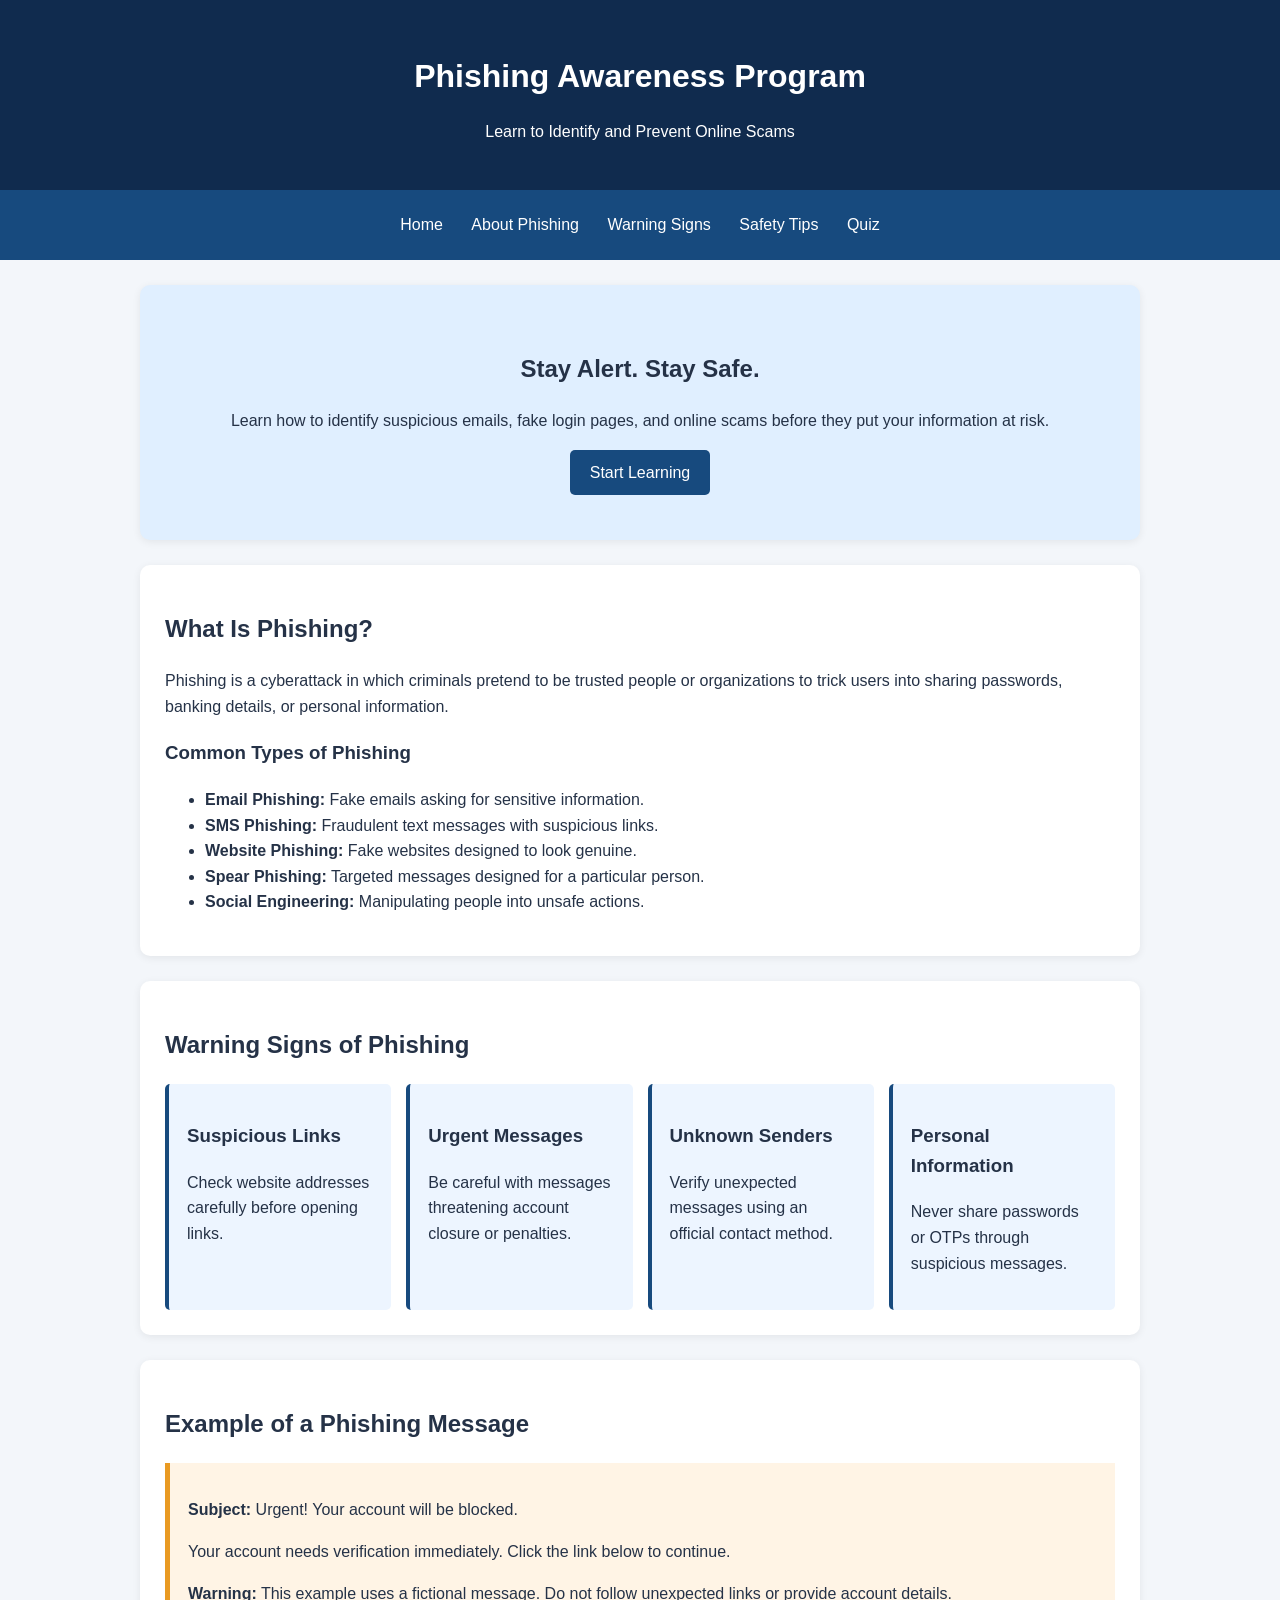
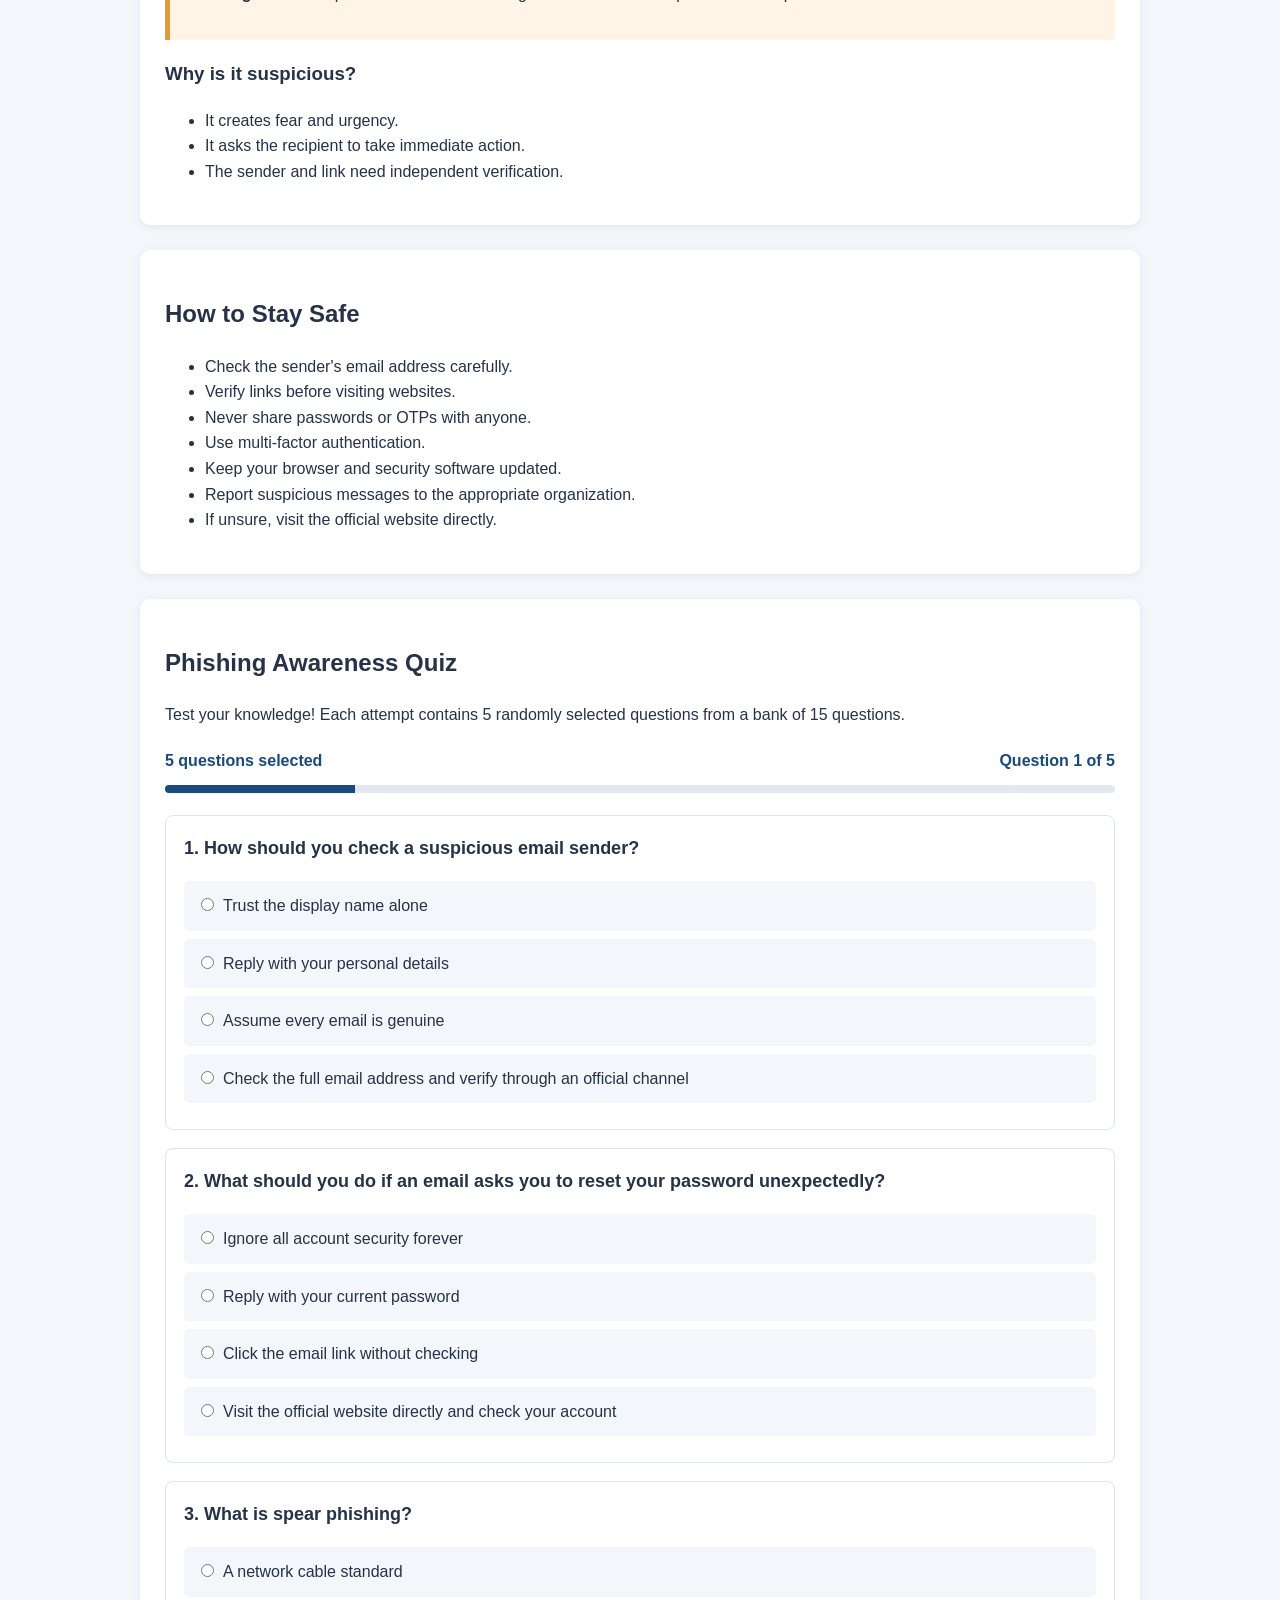
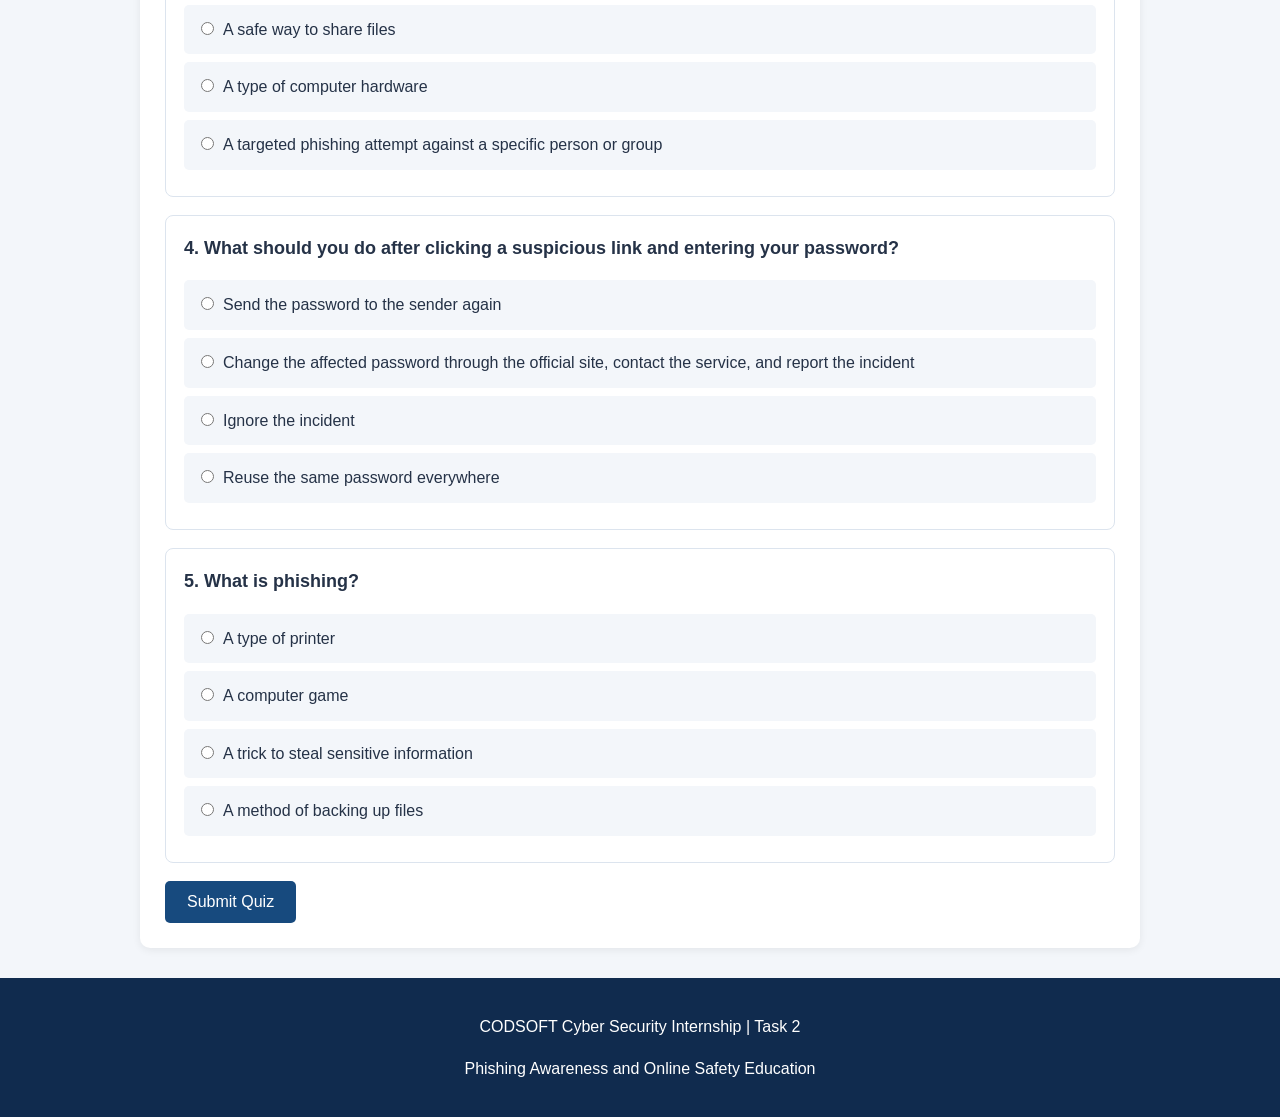
<file: Task2_Phishing_Awareness/index.html>
<!DOCTYPE html>
<html lang="en">
<head>
    <meta charset="UTF-8">
    <meta name="viewport" content="width=device-width, initial-scale=1.0">
    <title>Phishing Awareness Program</title>
    <link rel="stylesheet" href="style.css">
    <script src="script.js" defer></script>
</head>
<body>

<header>
    <h1>Phishing Awareness Program</h1>
    <p>Learn to Identify and Prevent Online Scams</p>
</header>

<nav>
    <a href="#home">Home</a>
    <a href="#phishing">About Phishing</a>
    <a href="#signs">Warning Signs</a>
    <a href="#safety">Safety Tips</a>
    <a href="#quiz">Quiz</a>
</nav>

<section id="home" class="hero">
    <h2>Stay Alert. Stay Safe.</h2>
    <p>
        Learn how to identify suspicious emails, fake login pages,
        and online scams before they put your information at risk.
    </p>
    <a class="button" href="#phishing">Start Learning</a>
</section>

<section id="phishing">
    <h2>What Is Phishing?</h2>
    <p>
        Phishing is a cyberattack in which criminals pretend to be
        trusted people or organizations to trick users into sharing
        passwords, banking details, or personal information.
    </p>

    <h3>Common Types of Phishing</h3>
    <ul>
        <li><b>Email Phishing:</b> Fake emails asking for sensitive information.</li>
        <li><b>SMS Phishing:</b> Fraudulent text messages with suspicious links.</li>
        <li><b>Website Phishing:</b> Fake websites designed to look genuine.</li>
        <li><b>Spear Phishing:</b> Targeted messages designed for a particular person.</li>
        <li><b>Social Engineering:</b> Manipulating people into unsafe actions.</li>
    </ul>
</section>

<section id="signs">
    <h2>Warning Signs of Phishing</h2>

    <div class="cards">
        <div class="card">
            <h3>Suspicious Links</h3>
            <p>Check website addresses carefully before opening links.</p>
        </div>

        <div class="card">
            <h3>Urgent Messages</h3>
            <p>Be careful with messages threatening account closure or penalties.</p>
        </div>

        <div class="card">
            <h3>Unknown Senders</h3>
            <p>Verify unexpected messages using an official contact method.</p>
        </div>

        <div class="card">
            <h3>Personal Information</h3>
            <p>Never share passwords or OTPs through suspicious messages.</p>
        </div>
    </div>
</section>

<section>
    <h2>Example of a Phishing Message</h2>

    <div class="example">
        <p><b>Subject:</b> Urgent! Your account will be blocked.</p>
        <p>
            Your account needs verification immediately.
            Click the link below to continue.
        </p>
        <p>
            <b>Warning:</b> This example uses a fictional message.
            Do not follow unexpected links or provide account details.
        </p>
    </div>

    <h3>Why is it suspicious?</h3>
    <ul>
        <li>It creates fear and urgency.</li>
        <li>It asks the recipient to take immediate action.</li>
        <li>The sender and link need independent verification.</li>
    </ul>
</section>

<section id="safety">
    <h2>How to Stay Safe</h2>
    <ul>
        <li>Check the sender's email address carefully.</li>
        <li>Verify links before visiting websites.</li>
        <li>Never share passwords or OTPs with anyone.</li>
        <li>Use multi-factor authentication.</li>
        <li>Keep your browser and security software updated.</li>
        <li>Report suspicious messages to the appropriate organization.</li>
        <li>If unsure, visit the official website directly.</li>
    </ul>
</section>

<section id="quiz">
    <h2>Phishing Awareness Quiz</h2>
    <p>
        Test your knowledge! Each attempt contains 5 randomly selected
        questions from a bank of 15 questions.
    </p>

    <div class="quiz-info">
        <span id="questionCounter">Loading questions...</span>
        <span id="progressText">Question 1 of 5</span>
    </div>

    <div class="progress-track">
        <div id="progressBar" class="progress-bar"></div>
    </div>

    <form id="quizForm">
        <div id="questionsContainer"></div>

        <p id="quizMessage" class="quiz-message"
           role="status" aria-live="polite"></p>

        <div class="quiz-actions">
            <button type="submit" id="submitButton">
                Submit Quiz
            </button>

            <button type="button" id="tryAgainButton" hidden>
                Try Again
            </button>
        </div>
    </form>

    <div id="result" aria-live="polite" hidden></div>
</section>

<footer>
    <p>CODSOFT Cyber Security Internship | Task 2</p>
    <p>Phishing Awareness and Online Safety Education</p>
</footer>

</body>
</html>
</file>
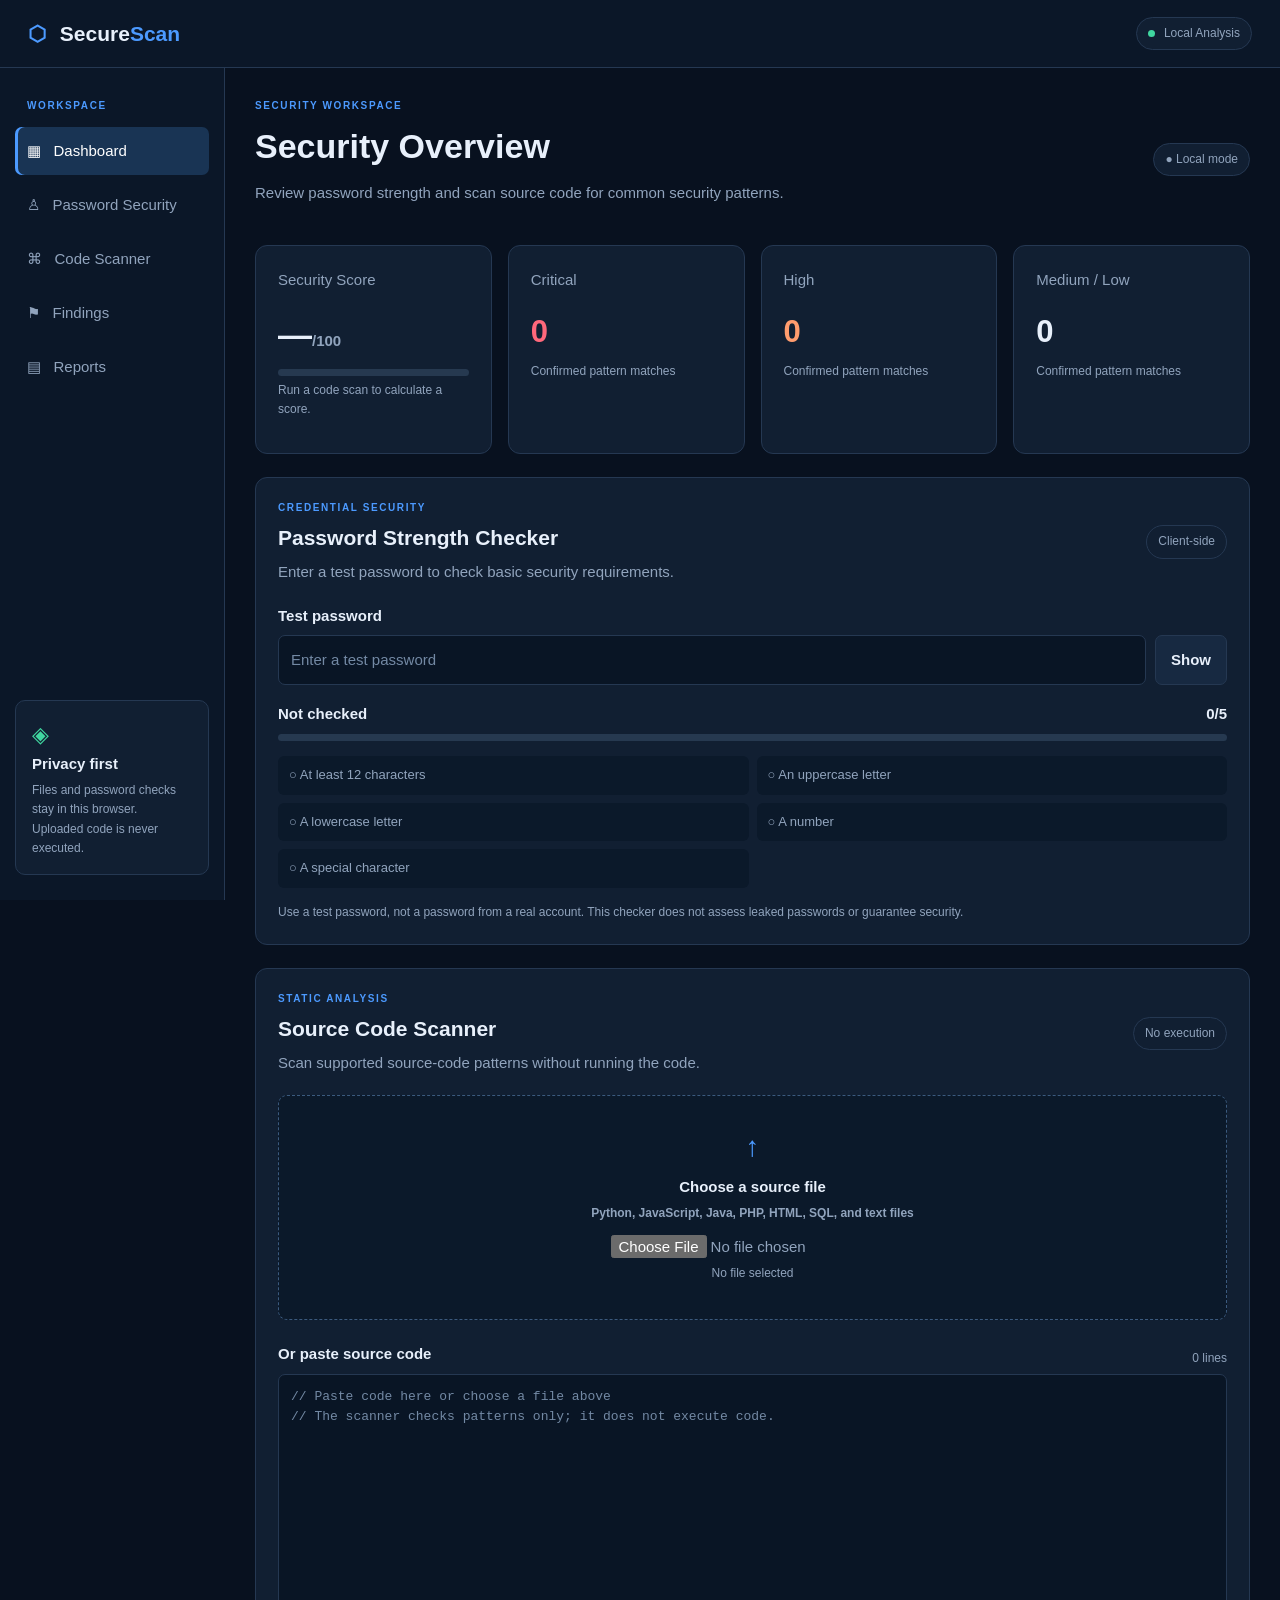
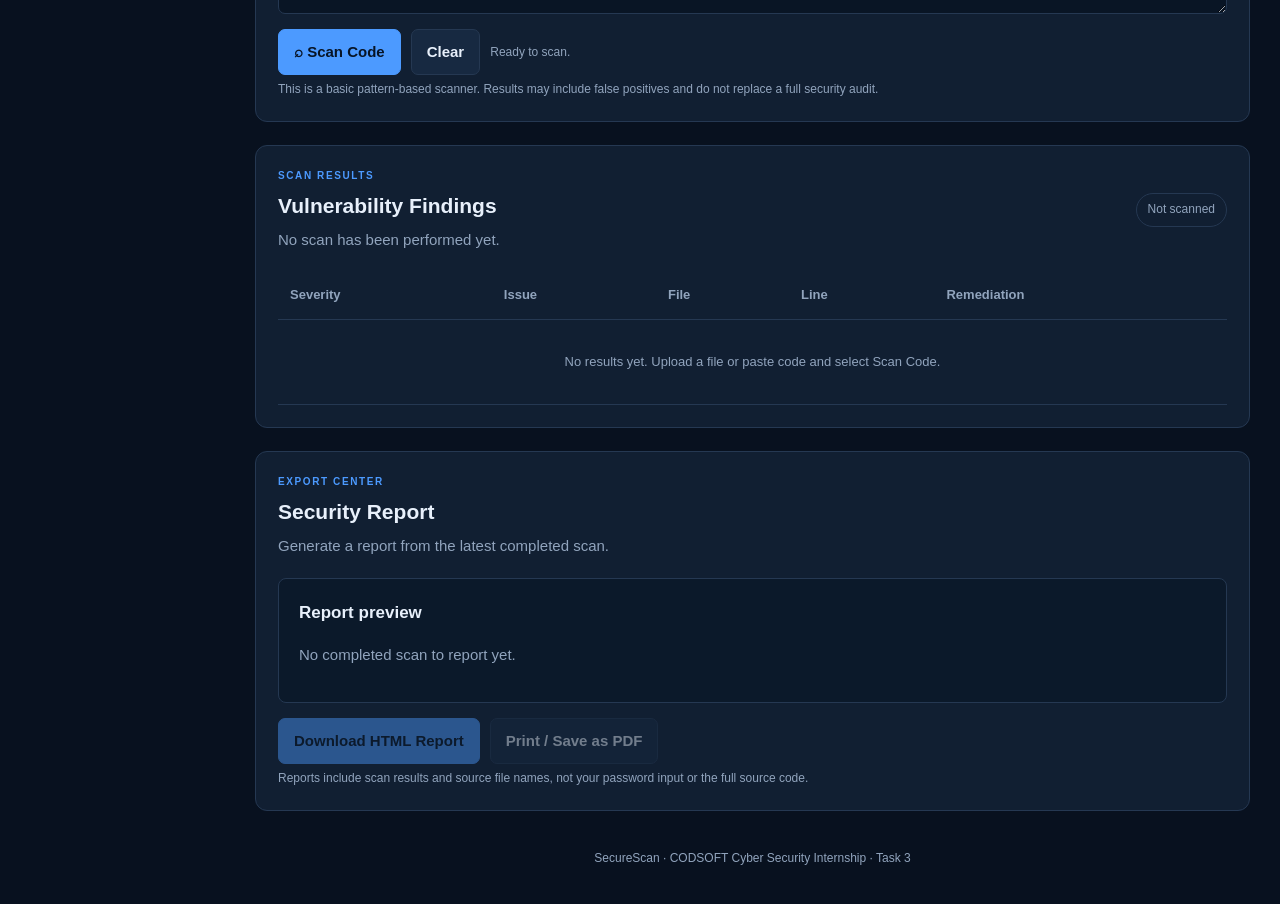
<file: Task3_Password_Strength_Checker/index.html>
<!DOCTYPE html>
<html lang="en">
<head>
    <meta charset="UTF-8">
    <meta name="viewport" content="width=device-width, initial-scale=1.0">
    <meta name="referrer" content="no-referrer">
    <title>Secure Code Assessment</title>
    <link rel="stylesheet" href="style.css">
    <script src="script.js" defer></script>
</head>
<body>
<header class="topbar">
    <a class="brand" href="#">
        <span class="brand-icon">⬡</span>
        Secure<span>Scan</span>
    </a>
    <div class="top-status"><span class="dot"></span> Local Analysis</div>
</header>

<div class="layout">
    <aside class="sidebar">
        <p class="side-label">WORKSPACE</p>
        <a class="nav-link active" href="#dashboard">▦ &nbsp; Dashboard</a>
        <a class="nav-link" href="#password">♙ &nbsp; Password Security</a>
        <a class="nav-link" href="#scanner">⌘ &nbsp; Code Scanner</a>
        <a class="nav-link" href="#findings">⚑ &nbsp; Findings</a>
        <a class="nav-link" href="#report">▤ &nbsp; Reports</a>

        <div class="privacy-note">
            <span>◈</span>
            <strong>Privacy first</strong>
            <p>Files and password checks stay in this browser. Uploaded code is never executed.</p>
        </div>
    </aside>

    <main id="dashboard">
        <div class="page-heading">
            <div>
                <p class="eyebrow">SECURITY WORKSPACE</p>
                <h1>Security Overview</h1>
                <p class="muted">Review password strength and scan source code for common security patterns.</p>
            </div>
            <span class="local-badge">● Local mode</span>
        </div>

        <section class="stats-grid">
            <article class="stat-card score-card">
                <p>Security Score</p>
                <div class="score-number" id="securityScore">—<small>/100</small></div>
                <div class="score-track"><div id="scoreBar"></div></div>
                <p class="muted small" id="scoreNote">Run a code scan to calculate a score.</p>
            </article>
            <article class="stat-card">
                <p>Critical</p>
                <div class="stat-number critical" id="criticalCount">0</div>
                <p class="muted small">Confirmed pattern matches</p>
            </article>
            <article class="stat-card">
                <p>High</p>
                <div class="stat-number high" id="highCount">0</div>
                <p class="muted small">Confirmed pattern matches</p>
            </article>
            <article class="stat-card">
                <p>Medium / Low</p>
                <div class="stat-number" id="otherCount">0</div>
                <p class="muted small">Confirmed pattern matches</p>
            </article>
        </section>

        <section class="panel" id="password">
            <div class="section-heading">
                <div>
                    <p class="eyebrow">CREDENTIAL SECURITY</p>
                    <h2>Password Strength Checker</h2>
                    <p class="muted">Enter a test password to check basic security requirements.</p>
                </div>
                <span class="pill">Client-side</span>
            </div>

            <label for="passwordInput">Test password</label>
            <div class="password-wrap">
                <input id="passwordInput" type="password"
                    placeholder="Enter a test password"
                    autocomplete="new-password"
                    spellcheck="false">
                <button type="button" id="togglePassword" class="secondary-btn">Show</button>
            </div>

            <div class="strength-row">
                <span id="strengthLabel">Not checked</span>
                <span id="strengthScore">0/5</span>
            </div>
            <div class="strength-track"><div id="strengthBar"></div></div>

            <ul class="requirements" id="requirements">
                <li data-rule="length">○ At least 12 characters</li>
                <li data-rule="upper">○ An uppercase letter</li>
                <li data-rule="lower">○ A lowercase letter</li>
                <li data-rule="number">○ A number</li>
                <li data-rule="symbol">○ A special character</li>
            </ul>
            <p class="notice">Use a test password, not a password from a real account. This checker does not assess leaked passwords or guarantee security.</p>
        </section>

        <section class="panel" id="scanner">
            <div class="section-heading">
                <div>
                    <p class="eyebrow">STATIC ANALYSIS</p>
                    <h2>Source Code Scanner</h2>
                    <p class="muted">Scan supported source-code patterns without running the code.</p>
                </div>
                <span class="pill">No execution</span>
            </div>

            <div class="upload-box">
                <label for="fileInput" class="upload-label">
                    <span class="upload-icon">↑</span>
                    <strong>Choose a source file</strong>
                    <span class="muted small">Python, JavaScript, Java, PHP, HTML, SQL, and text files</span>
                </label>
                <input id="fileInput" type="file"
                    accept=".py,.js,.jsx,.ts,.tsx,.java,.php,.html,.htm,.sql,.txt,.c,.cpp,.cs,.go,.rb,.xml,.sh">
                <p id="fileName" class="muted small">No file selected</p>
            </div>

            <div class="editor-heading">
                <label for="codeEditor">Or paste source code</label>
                <span id="lineCount" class="muted small">0 lines</span>
            </div>
            <textarea id="codeEditor" spellcheck="false"
                placeholder="// Paste code here or choose a file above&#10;// The scanner checks patterns only; it does not execute code."></textarea>

            <div class="scan-actions">
                <button id="scanButton" class="primary-btn" type="button">⌕ Scan Code</button>
                <button id="clearButton" class="secondary-btn" type="button">Clear</button>
                <span id="scanStatus" class="muted small" role="status" aria-live="polite">Ready to scan.</span>
            </div>
            <p class="notice">This is a basic pattern-based scanner. Results may include false positives and do not replace a full security audit.</p>
        </section>

        <section class="panel" id="findings">
            <div class="section-heading">
                <div>
                    <p class="eyebrow">SCAN RESULTS</p>
                    <h2>Vulnerability Findings</h2>
                    <p class="muted" id="findingsSummary">No scan has been performed yet.</p>
                </div>
                <span class="pill" id="scanBadge">Not scanned</span>
            </div>

            <div class="table-wrap">
                <table>
                    <thead>
                        <tr>
                            <th>Severity</th>
                            <th>Issue</th>
                            <th>File</th>
                            <th>Line</th>
                            <th>Remediation</th>
                        </tr>
                    </thead>
                    <tbody id="findingsBody">
                        <tr><td colspan="5" class="empty-state">
                            No results yet. Upload a file or paste code and select Scan Code.
                        </td></tr>
                    </tbody>
                </table>
            </div>
        </section>

        <section class="panel" id="report">
            <div class="section-heading">
                <div>
                    <p class="eyebrow">EXPORT CENTER</p>
                    <h2>Security Report</h2>
                    <p class="muted">Generate a report from the latest completed scan.</p>
                </div>
            </div>

            <div id="reportPreview" class="report-preview">
                <h3>Report preview</h3>
                <p>No completed scan to report yet.</p>
            </div>
            <div class="report-actions">
                <button id="htmlExport" class="primary-btn" type="button" disabled>Download HTML Report</button>
                <button id="pdfExport" class="secondary-btn" type="button" disabled>Print / Save as PDF</button>
            </div>
            <p class="notice">Reports include scan results and source file names, not your password input or the full source code.</p>
        </section>

        <footer>
            SecureScan · CODSOFT Cyber Security Internship · Task 3
        </footer>
    </main>
</div>
</body>
</html>
</file>
<file: Task2_Phishing_Awareness/style.css>
* {
    box-sizing: border-box;
}

html {
    scroll-behavior: smooth;
}

body {
    margin: 0;
    font-family: Arial, sans-serif;
    background: #f3f6fa;
    color: #253247;
    line-height: 1.6;
}

header {
    background: #102b4e;
    color: white;
    text-align: center;
    padding: 30px 15px;
}

header h1 {
    margin-bottom: 5px;
}

nav {
    background: #174a7e;
    padding: 14px;
    text-align: center;
}

nav a {
    color: white;
    text-decoration: none;
    margin: 8px 12px;
    display: inline-block;
}

nav a:hover {
    text-decoration: underline;
}

section {
    background: white;
    margin: 25px auto;
    padding: 25px;
    max-width: 1000px;
    border-radius: 10px;
    box-shadow: 0 2px 8px #00000012;
}

.hero {
    text-align: center;
    background: #e0efff;
    padding: 45px 25px;
}

.button {
    display: inline-block;
    background: #174a7e;
    color: white;
    padding: 10px 20px;
    border-radius: 5px;
    text-decoration: none;
}

.cards {
    display: grid;
    grid-template-columns: repeat(auto-fit, minmax(200px, 1fr));
    gap: 15px;
}

.card {
    padding: 18px;
    background: #edf5ff;
    border-left: 4px solid #174a7e;
    border-radius: 5px;
}

.example {
    background: #fff4e5;
    padding: 18px;
    border-left: 5px solid #e99a22;
}

/* Quiz information */

.quiz-info {
    display: flex;
    justify-content: space-between;
    gap: 12px;
    flex-wrap: wrap;
    margin-top: 20px;
    font-weight: bold;
    color: #174a7e;
}

.progress-track {
    width: 100%;
    height: 8px;
    margin: 12px 0 22px;
    background: #e1e8f0;
    border-radius: 10px;
    overflow: hidden;
}

.progress-bar {
    width: 20%;
    height: 100%;
    background: #174a7e;
    transition: width 0.2s ease;
}

.question {
    border: 1px solid #dce4ee;
    border-radius: 8px;
    padding: 18px;
    margin-bottom: 18px;
    background: #ffffff;
}

.question h3 {
    margin-top: 0;
    font-size: 18px;
}

.question label {
    display: block;
    padding: 11px;
    margin: 8px 0;
    background: #f3f6fa;
    border: 1px solid transparent;
    border-radius: 5px;
    cursor: pointer;
}

.question label:hover {
    background: #e7f0fc;
    border-color: #a9c5e5;
}

.question input[type="radio"] {
    margin-right: 9px;
    accent-color: #174a7e;
}

.question input[type="radio"]:focus-visible {
    outline: 2px solid #174a7e;
    outline-offset: 3px;
}

.question label.correct-option {
    background: #e7f7ed;
    border-color: #27834b;
}

.question label.incorrect-option {
    background: #fff0ef;
    border-color: #c63838;
}

.feedback {
    margin-top: 14px;
    padding: 13px;
    border-radius: 6px;
}

.feedback.correct {
    background: #e7f7ed;
    border-left: 4px solid #27834b;
}

.feedback.incorrect {
    background: #fff0ef;
    border-left: 4px solid #c63838;
}

.feedback p {
    margin: 5px 0;
}

.quiz-actions {
    display: flex;
    flex-wrap: wrap;
    gap: 12px;
}

button {
    background: #174a7e;
    color: white;
    border: none;
    padding: 12px 22px;
    border-radius: 5px;
    cursor: pointer;
    font-size: 16px;
}

button:hover:not(:disabled) {
    background: #102b4e;
}

button:focus-visible {
    outline: 3px solid #82b7f0;
    outline-offset: 3px;
}

button:disabled {
    opacity: 0.65;
    cursor: not-allowed;
}

button[hidden],
#result[hidden] {
    display: none;
}

.quiz-message {
    color: #a52b2b;
    font-weight: bold;
}

.result-card {
    margin-top: 22px;
    padding: 20px;
    background: #e0efff;
    border-radius: 8px;
}

.result-card h3 {
    margin-top: 0;
}

.result-score {
    font-size: 28px;
    font-weight: bold;
    color: #174a7e;
}

footer {
    background: #102b4e;
    color: white;
    text-align: center;
    padding: 20px;
    margin-top: 30px;
}

@media (max-width: 600px) {
    section {
        margin: 15px 10px;
        padding: 18px;
    }

    nav a {
        margin: 5px;
    }

    .quiz-info {
        flex-direction: column;
        gap: 3px;
    }

    .question {
        padding: 12px;
    }

    .quiz-actions button {
        width: 100%;
    }
}
</file>
<file: Task3_Password_Strength_Checker/style.css>
:root {
    color-scheme: dark;
    --bg: #08111f;
    --sidebar: #0b1728;
    --panel: #111f32;
    --panel-light: #172941;
    --border: #253852;
    --text: #e8f0fb;
    --muted: #91a4bd;
    --blue: #4c9aff;
    --blue-light: #8bc1ff;
    --green: #40d7a0;
    --yellow: #f5bd58;
    --red: #ff687b;
}

* { box-sizing: border-box; }

html { scroll-behavior: smooth; }

body {
    margin: 0;
    background: var(--bg);
    color: var(--text);
    font: 15px/1.6 "Segoe UI", Arial, sans-serif;
}

button, input, textarea { font: inherit; }
button { transition: background .2s, transform .2s; }
button:focus-visible, a:focus-visible, input:focus-visible,
textarea:focus-visible {
    outline: 2px solid var(--blue-light);
    outline-offset: 3px;
}

.topbar {
    height: 68px;
    display: flex;
    align-items: center;
    justify-content: space-between;
    padding: 0 28px;
    border-bottom: 1px solid var(--border);
    background: var(--sidebar);
    position: sticky;
    top: 0;
    z-index: 5;
}

.brand {
    color: var(--text);
    text-decoration: none;
    font-size: 21px;
    font-weight: 750;
}

.brand span:last-child { color: var(--blue); }
.brand-icon { color: var(--blue); margin-right: 8px; }

.top-status, .local-badge, .pill {
    border: 1px solid var(--border);
    background: var(--panel);
    color: var(--muted);
    padding: 6px 11px;
    border-radius: 20px;
    font-size: 12px;
}

.dot {
    display: inline-block;
    width: 7px;
    height: 7px;
    border-radius: 50%;
    background: var(--green);
    margin-right: 6px;
}

.layout {
    display: grid;
    grid-template-columns: 225px minmax(0, 1fr);
    max-width: 1700px;
    margin: auto;
}

.sidebar {
    padding: 25px 15px;
    background: var(--sidebar);
    border-right: 1px solid var(--border);
    min-height: calc(100vh - 68px);
    position: sticky;
    top: 68px;
    height: calc(100vh - 68px);
    display: flex;
    flex-direction: column;
}

.side-label, .eyebrow {
    font-size: 10px;
    font-weight: 800;
    letter-spacing: 1.6px;
    color: var(--blue);
}

.side-label { padding-left: 12px; }

.nav-link {
    padding: 12px;
    margin: 3px 0;
    text-decoration: none;
    color: var(--muted);
    border-radius: 7px;
}

.nav-link:hover, .nav-link.active {
    color: white;
    background: #193454;
}

.nav-link.active { box-shadow: inset 3px 0 var(--blue); }

.privacy-note {
    margin-top: auto;
    padding: 16px;
    border: 1px solid var(--border);
    border-radius: 10px;
    background: var(--panel);
}

.privacy-note span { color: var(--green); font-size: 22px; }
.privacy-note strong { display: block; }
.privacy-note p { color: var(--muted); font-size: 12px; margin-bottom: 0; }

main {
    padding: 30px;
    min-width: 0;
}

.page-heading, .section-heading {
    display: flex;
    justify-content: space-between;
    align-items: center;
    gap: 15px;
    flex-wrap: wrap;
}

.page-heading { margin-bottom: 25px; }
h1 { font-size: clamp(25px, 3vw, 34px); margin: 3px 0 8px; }
h2 { font-size: 21px; margin: 2px 0 5px; }
h3 { font-size: 17px; }
p { margin-top: 5px; }

.muted { color: var(--muted); }
.small { font-size: 12px; }
.eyebrow { margin: 0 0 5px; }

.stats-grid {
    display: grid;
    grid-template-columns: repeat(4, minmax(0, 1fr));
    gap: 16px;
    margin-bottom: 23px;
}

.stat-card, .panel {
    background: var(--panel);
    border: 1px solid var(--border);
    border-radius: 12px;
    padding: 22px;
    min-width: 0;
}

.stat-card { animation: appear .35s ease both; }
.stat-card p:first-child { color: var(--muted); margin-top: 0; }

.score-number {
    font-size: 34px;
    font-weight: 750;
    margin: 7px 0;
}

.score-number small { font-size: 15px; color: var(--muted); }
.score-track, .strength-track {
    height: 7px;
    background: #263950;
    border-radius: 10px;
    overflow: hidden;
}

#scoreBar, #strengthBar {
    height: 100%;
    width: 0;
    background: var(--blue);
    transition: width .35s ease, background .35s ease;
}

.stat-number { font-size: 31px; font-weight: 750; }
.critical { color: var(--red); }
.high { color: #ff9c6e; }

.panel { margin-bottom: 23px; scroll-margin-top: 85px; }
.section-heading { margin-bottom: 20px; }
.section-heading .muted { margin-bottom: 0; }

label { display: block; font-weight: 600; margin-bottom: 7px; }

.password-wrap {
    display: flex;
    gap: 9px;
}

input[type="password"], input[type="text"], textarea {
    background: #091525;
    color: var(--text);
    border: 1px solid var(--border);
    border-radius: 7px;
    padding: 12px;
    width: 100%;
}

.password-wrap input { min-width: 0; }
input::placeholder, textarea::placeholder { color: #7389a4; }

.secondary-btn, .primary-btn {
    border: 1px solid var(--border);
    border-radius: 7px;
    padding: 10px 15px;
    cursor: pointer;
    font-weight: 650;
}

.secondary-btn {
    background: #172941;
    color: var(--text);
}

.secondary-btn:hover { background: #213955; }

.primary-btn {
    color: #071426;
    background: var(--blue);
    border-color: var(--blue);
}

.primary-btn:hover:not(:disabled) {
    background: var(--blue-light);
    transform: translateY(-1px);
}

button:disabled { opacity: .45; cursor: not-allowed; }

.strength-row {
    display: flex;
    justify-content: space-between;
    margin: 17px 0 8px;
    font-weight: 650;
}

.requirements {
    list-style: none;
    padding: 0;
    display: grid;
    grid-template-columns: repeat(2, minmax(0, 1fr));
    gap: 8px;
}

.requirements li {
    color: var(--muted);
    padding: 9px 11px;
    background: #0b192a;
    border-radius: 6px;
    font-size: 13px;
}

.requirements li.passed { color: var(--green); }
.notice { color: var(--muted); font-size: 12px; margin-bottom: 0; }

.upload-box {
    text-align: center;
    padding: 24px;
    background: #0b192a;
    border: 1px dashed #3b5a7e;
    border-radius: 9px;
    margin-bottom: 22px;
}

.upload-label { cursor: pointer; }
.upload-label > * { display: block; margin: 5px auto; }
.upload-icon { color: var(--blue); font-size: 28px; }

#fileInput {
    display: block;
    margin: 12px auto 0;
    max-width: 100%;
    color: var(--muted);
}

#fileName { overflow-wrap: anywhere; }

.editor-heading {
    display: flex;
    justify-content: space-between;
    align-items: center;
}

.editor-heading label { margin-bottom: 8px; }

#codeEditor {
    display: block;
    min-height: 240px;
    resize: vertical;
    line-height: 1.55;
    font-family: Consolas, "Courier New", monospace;
    font-size: 13px;
    tab-size: 4;
}

.scan-actions, .report-actions {
    display: flex;
    gap: 10px;
    align-items: center;
    flex-wrap: wrap;
    margin-top: 15px;
}

.scan-actions #scanStatus { flex: 1; min-width: 140px; }

.table-wrap { overflow-x: auto; }

table {
    border-collapse: collapse;
    width: 100%;
    min-width: 800px;
    font-size: 13px;
}

th, td {
    padding: 13px 12px;
    text-align: left;
    vertical-align: top;
    border-bottom: 1px solid var(--border);
}

th { color: var(--muted); font-weight: 650; }
td { overflow-wrap: anywhere; }

.severity {
    display: inline-block;
    padding: 3px 8px;
    border-radius: 5px;
    font-size: 11px;
    font-weight: 750;
}

.severity.critical { background: #512330; color: #ff9eaa; }
.severity.high { background: #502f27; color: #ffb69c; }
.severity.medium { background: #493c22; color: #ffd17b; }
.severity.low { background: #173c36; color: #79e5c3; }

.empty-state {
    text-align: center;
    color: var(--muted);
    padding: 32px;
}

.report-preview {
    padding: 20px;
    border: 1px solid var(--border);
    background: #0b192a;
    border-radius: 8px;
    overflow-wrap: anywhere;
}

.report-preview h3 { margin-top: 0; }
.report-preview p { color: var(--muted); }

footer {
    padding: 15px 0 5px;
    color: var(--muted);
    text-align: center;
    font-size: 12px;
}

@keyframes appear {
    from { opacity: 0; transform: translateY(7px); }
    to { opacity: 1; transform: translateY(0); }
}

@media (max-width: 1050px) {
    .layout { grid-template-columns: 185px minmax(0, 1fr); }
    main { padding: 20px; }
    .stats-grid { grid-template-columns: repeat(2, minmax(0, 1fr)); }
}

@media (max-width: 700px) {
    .topbar { padding: 0 15px; }
    .layout { display: block; }
    .sidebar {
        position: static;
        height: auto;
        min-height: 0;
        padding: 10px;
        border-right: 0;
        border-bottom: 1px solid var(--border);
        flex-direction: row;
        align-items: center;
        gap: 5px;
        overflow-x: auto;
    }
    .side-label, .privacy-note { display: none; }
    .nav-link { white-space: nowrap; font-size: 12px; padding: 9px; }
    main { padding: 16px 12px; }
    .stats-grid { gap: 10px; }
    .stat-card, .panel { padding: 16px; }
    .requirements { grid-template-columns: 1fr; }
    .local-badge { display: none; }
    .password-wrap { align-items: stretch; }
}

@media print {
    body { background: white; color: #111; }
    .topbar, .sidebar, #password, #scanner, .report-actions,
    footer, .scan-actions { display: none !important; }
    .layout { display: block; }
    main { padding: 0; }
    .panel, .stat-card, .report-preview {
        background: white;
        color: #111;
        border: 1px solid #bbb;
        break-inside: avoid;
    }
    .muted, th, td, .report-preview p { color: #333; }
    .stats-grid { grid-template-columns: repeat(4, 1fr); }
    table { min-width: 0; font-size: 10px; }
    th, td { padding: 5px; }
    #report { display: block; }
}
</file>
